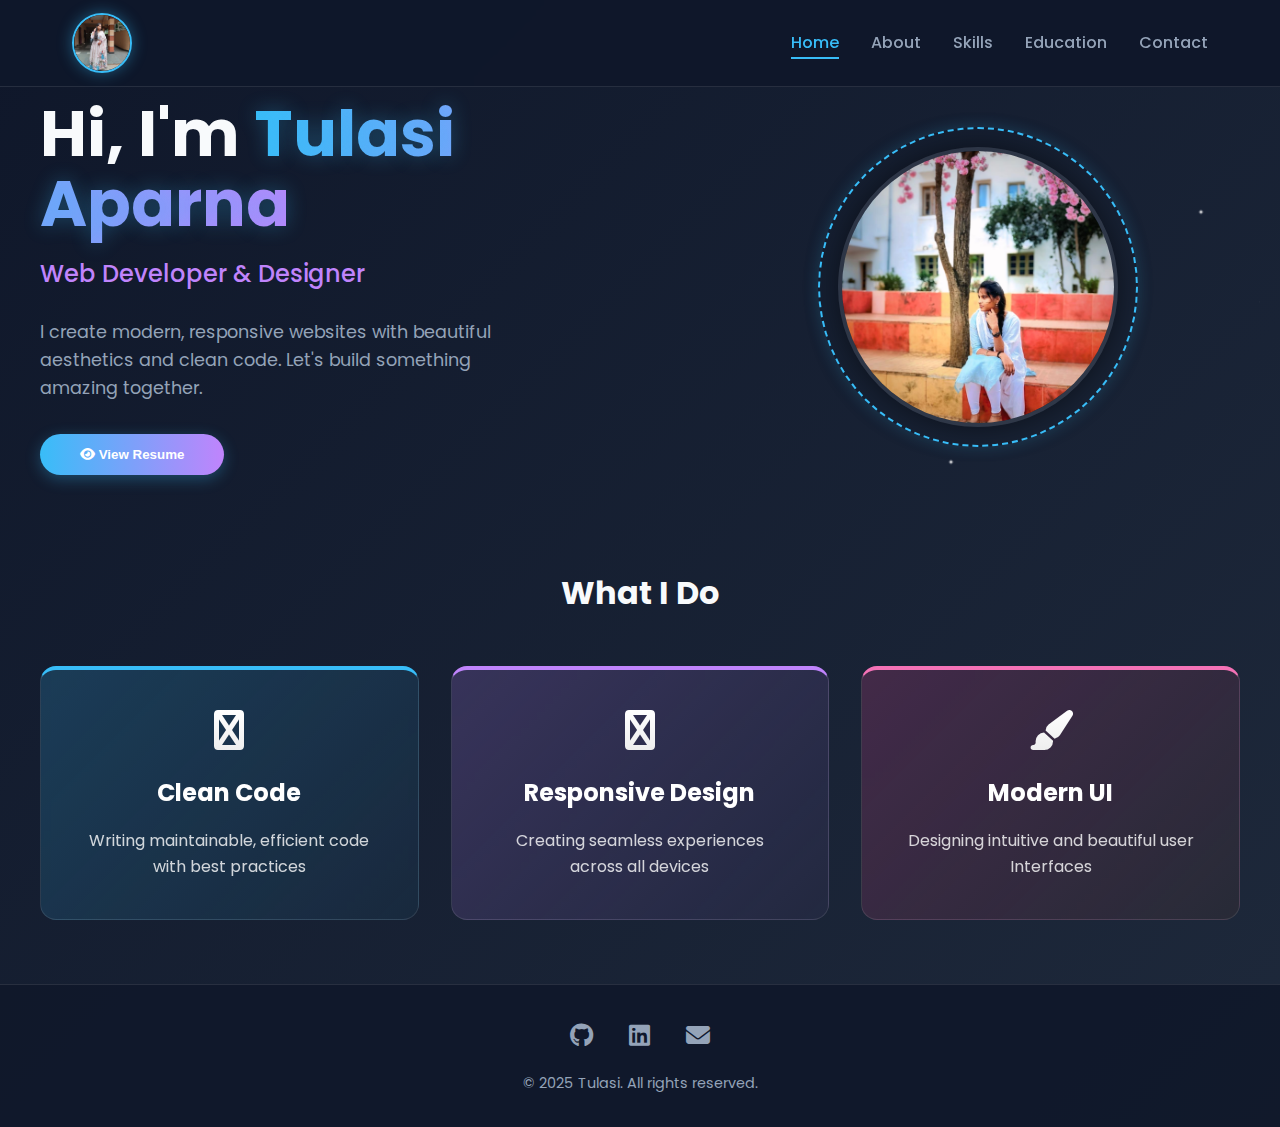
<file: index.html>
<!DOCTYPE html>
<html lang="en">
<head>
    <meta charset="UTF-8">
    <meta name="viewport" content="width=device-width, initial-scale=1.0">
    <title>A.Tulasi Aparna | Portfolio</title>
    <!-- Font Awesome -->
    <link rel="stylesheet" href="https://cdnjs.cloudflare.com/ajax/libs/font-awesome/6.4.0/css/all.min.css">
    <!-- Google Fonts -->
    <link href="https://fonts.googleapis.com/css2?family=Poppins:wght@300;400;500;600;700&display=swap" rel="stylesheet">

    <style>
        /* --- CSS Variables & Reset --- */
        :root {
            --bg-dark: #0f172a;
            --bg-gradient: linear-gradient(135deg, #0f172a 0%, #1e293b 100%);
            --text-white: #f8fafc;
            --text-muted: #94a3b8;
            --glass-bg: rgba(255, 255, 255, 0.03);
            --glass-border: rgba(255, 255, 255, 0.1);
            --primary: #38bdf8; /* Neon Cyan */
            --accent: #c084fc;  /* Neon Purple */
            --card-shadow: 0 8px 32px 0 rgba(0, 0, 0, 0.3);
        }

        * {
            margin: 0;
            padding: 0;
            box-sizing: border-box;
        }

        body {
            font-family: 'Poppins', sans-serif;
            background: var(--bg-gradient);
            color: var(--text-white);
            line-height: 1.6;
            min-height: 100vh;
            display: flex;
            flex-direction: column;
            overflow-x: hidden;
        }

        /* --- Navigation --- */
        header {
            background-color: rgba(15, 23, 42, 0.95);
            backdrop-filter: blur(10px);
            border-bottom: 1px solid var(--glass-border);
            position: sticky;
            top: 0;
            z-index: 1000;
            padding: 0.8rem 0;
        }

        nav {
            max-width: 1200px;
            margin: 0 auto;
            padding: 0 2rem;
            display: flex;
            justify-content: space-between;
            align-items: center;
        }

        .logo-container {
            position: relative;
            width: 60px;
            height: 60px;
        }

        .logo-container img {
            width: 100%;
            height: 100%;
            border-radius: 50%;
            border: 2px solid var(--primary);
            box-shadow: 0 0 15px rgba(56, 189, 248, 0.4);
            object-fit: cover;
        }

        .nav-links {
            list-style: none;
            display: flex;
            gap: 2rem;
        }

        .nav-links a {
            text-decoration: none;
            color: var(--text-muted);
            font-weight: 500;
            transition: all 0.3s ease;
            position: relative;
            cursor: pointer;
        }

        .nav-links a:hover,
        .nav-links a.active {
            color: var(--primary);
        }

        .nav-links a::after {
            content: '';
            position: absolute;
            width: 0;
            height: 2px;
            bottom: -5px;
            left: 0;
            background-color: var(--primary);
            transition: width 0.3s;
        }

        .nav-links a:hover::after,
        .nav-links a.active::after {
            width: 100%;
        }

        /* --- Main Layout --- */
        main {
            flex: 1;
            padding: 0 2rem;
            display: flex;
            flex-direction: column;
            position: relative;
        }

        /* --- HOME VIEW --- */
        #home-view {
            display: flex;
            flex-direction: column;
            gap: 5rem;
            animation: fadeIn 0.8s ease;
        }

        /* --- RESUME VIEW (Hidden by default) --- */
        #resume-view {
            display: none; /* Hidden initially */
            width: 100%;
            height: calc(100vh - 80px); /* Full height minus header */
            padding: 2rem 0;
            animation: fadeIn 0.5s ease;
        }

        .resume-header {
            display: flex;
            justify-content: space-between;
            align-items: center;
            margin-bottom: 1rem;
            padding: 0 1rem;
        }

        /* Back Button Styling */
        .back-btn {
            background: rgba(255,255,255,0.1);
            color: white;
            padding: 0.5rem 1.5rem;
            border-radius: 30px;
            text-decoration: none;
            border: 1px solid var(--glass-border);
            transition: 0.3s;
            display: inline-flex;
            align-items: center;
            gap: 8px;
            cursor: pointer;
        }

        .back-btn:hover {
            background: var(--primary);
            color: #0f172a;
        }

        .resume-container {
            width: 100%;
            height: 100%;
            background: var(--bg-dark);
            border: 1px solid var(--glass-border);
            border-radius: 16px;
            overflow: hidden;
            box-shadow: 0 0 30px rgba(0,0,0,0.5);
        }

        iframe {
            width: 100%;
            height: 100%;
            border: none;
        }

        /* --- Hero Section --- */
        .hero-section {
            max-width: 1200px;
            margin: 0 auto;
            width: 100%;
            display: grid;
            grid-template-columns: 1.2fr 1fr;
            align-items: center;
            gap: 3rem;
        }

        .hero-text h1 {
            font-size: 4rem;
            line-height: 1.1;
            margin-bottom: 1rem;
        }

        .hero-text h1 span {
            background: linear-gradient(90deg, var(--primary), var(--accent));
            -webkit-background-clip: text;
            -webkit-text-fill-color: transparent;
            text-shadow: 0 0 20px rgba(56, 189, 248, 0.3);
        }

        .hero-text h2 {
            font-size: 1.5rem;
            color: var(--accent);
            margin-bottom: 1.5rem;
            font-weight: 500;
        }

        .hero-text p {
            color: var(--text-muted);
            font-size: 1.1rem;
            margin-bottom: 2rem;
            max-width: 500px;
        }

        .cta-buttons .btn {
            display: inline-block;
            padding: 0.8rem 2.5rem;
            background: linear-gradient(90deg, var(--primary), var(--accent));
            color: white;
            text-decoration: none;
            border-radius: 30px;
            font-weight: 600;
            box-shadow: 0 4px 15px rgba(56, 189, 248, 0.3);
            transition: transform 0.3s, box-shadow 0.3s;
            cursor: pointer;
            border: none;
        }

        .cta-buttons .btn:hover {
            transform: translateY(-3px);
            box-shadow: 0 8px 25px rgba(192, 132, 252, 0.4);
        }

        /* --- Profile Image Container (As per your code) --- */
        .image-container {
            position: relative;
            width: 100%;
            height: 400px; /* Height from your code */
            display: flex;
            justify-content: center;
            align-items: center;
        }

        .profile-img {
            width: 280px; /* Width from your code */
            height: 280px;
            border-radius: 50%;
            object-fit: cover;
            position: relative;
            z-index: 2;
            border: 4px solid rgba(255,255,255,0.1);
            box-shadow: 0 0 30px rgba(0,0,0,0.5);
        }

        .glitter-bg {
            position: absolute;
            top: -20px;
            left: -20px;
            right: -20px;
            bottom: -20px;
            border-radius: 50%;
            z-index: 1;
            background: 
                radial-gradient(white, rgba(255,255,255,.3) 2px, transparent 3px),
                radial-gradient(white, rgba(255,255,255,.2) 1px, transparent 2px),
                radial-gradient(white, rgba(255,255,255,.15) 2px, transparent 3px);
            background-size: 550px 550px, 350px 350px, 250px 250px;
            background-position: 0 0, 40px 60px, 130px 270px;
            animation: glitter-move 20s linear infinite;
        }

        .dotted-circle {
            position: absolute;
            width: 320px;
            height: 320px;
            border-radius: 50%;
            border: 2px dashed var(--primary);
            z-index: 3;
            box-shadow: 0 0 15px rgba(56, 189, 248, 0.2);
            animation: spin 15s linear infinite;
        }

        @keyframes spin { from { transform: rotate(0deg); } to { transform: rotate(360deg); } }
        @keyframes glitter-move { from { background-position: 0 0, 40px 60px, 130px 270px; } to { background-position: 550px 550px, 390px 410px, 680px 820px; } }
        @keyframes fadeIn { from { opacity: 0; } to { opacity: 1; } }

        /* --- Highlights Section --- */
        .highlights-section {
            max-width: 1200px;
            margin: 0 auto 4rem auto;
            width: 100%;
        }

        .highlights-title {
            text-align: center;
            font-size: 2rem;
            margin-bottom: 3rem;
            color: var(--text-white);
        }

        .highlights-grid {
            display: grid;
            grid-template-columns: repeat(auto-fit, minmax(280px, 1fr));
            gap: 2rem;
        }

        .highlight-card {
            padding: 2.5rem;
            border-radius: 16px;
            text-align: center;
            transition: transform 0.3s, box-shadow 0.3s;
            position: relative;
            overflow: hidden;
            border: 1px solid rgba(255,255,255,0.1);
            backdrop-filter: blur(5px);
        }

        .highlight-card::before {
            content: '';
            position: absolute;
            top: 0;
            left: -100%;
            width: 100%;
            height: 100%;
            background: linear-gradient(to right, transparent, rgba(255,255,255,0.1), transparent);
            transition: 0.5s;
        }

        .highlight-card:hover::before { left: 100%; }
        .highlight-card:hover { transform: translateY(-10px); box-shadow: 0 20px 40px rgba(0,0,0,0.4); }
        .highlight-card i { font-size: 2.5rem; margin-bottom: 1.5rem; background: -webkit-linear-gradient(#fff, #eee); -webkit-background-clip: text; -webkit-text-fill-color: transparent; }
        .highlight-card h3 { font-size: 1.5rem; margin-bottom: 1rem; color: #fff; }
        .highlight-card p { color: rgba(255,255,255,0.8); }

        .card-1 { background: linear-gradient(135deg, rgba(56, 189, 248, 0.2) 0%, rgba(56, 189, 248, 0.05) 100%); border-top: 4px solid var(--primary); }
        .card-1:hover { box-shadow: 0 15px 30px rgba(56, 189, 248, 0.3); }
        .card-2 { background: linear-gradient(135deg, rgba(192, 132, 252, 0.2) 0%, rgba(192, 132, 252, 0.05) 100%); border-top: 4px solid var(--accent); }
        .card-2:hover { box-shadow: 0 15px 30px rgba(192, 132, 252, 0.3); }
        .card-3 { background: linear-gradient(135deg, rgba(236, 72, 153, 0.2) 0%, rgba(249, 115, 22, 0.05) 100%); border-top: 4px solid #f472b6; }
        .card-3:hover { box-shadow: 0 15px 30px rgba(236, 72, 153, 0.3); }

        /* --- Footer --- */
        footer {
            background-color: rgba(15, 23, 42, 0.9);
            border-top: 1px solid var(--glass-border);
            padding: 2rem 0;
            margin-top: auto;
        }

        .footer-content { text-align: center; }
        .social-links { margin-bottom: 1rem; }
        .social-links a { color: var(--text-muted); font-size: 1.5rem; margin: 0 1rem; transition: color 0.3s, transform 0.3s; display: inline-block; }
        .social-links a:hover { color: var(--primary); transform: scale(1.2); }
        .footer-content p { color: var(--text-muted); font-size: 0.9rem; }

        /* --- Responsive --- */
        @media (max-width: 768px) {
            .hero-section { grid-template-columns: 1fr; text-align: center; }
            .hero-text h1 { font-size: 2.5rem; }
            .nav-links { display: none; }
            #resume-view { height: calc(100vh - 60px); }
        }
    </style>
</head>
<body>
    <header>
        <nav>
            <!-- Logo Container -->
            <div class="logo-container">
                <a href="#" onclick="showHome(); return false;">
                    <!-- Updated to pick3.png as per your code -->
                    <img src="pick3.png" alt="Logo">
                </a>
            </div>
            
            <ul class="nav-links">
                <!-- Home link now calls JS to go back -->
                <li><a href="index.html" onclick="showHome(); return false;" class="active">Home</a></li>
                <li><a href="about.html">About</a></li>
                <li><a href="skills.html">Skills</a></li>
                <li><a href="Education.html">Education</a></li>
                <li><a href="contact.html">Contact</a></li>
            </ul>
        </nav>
    </header>

    <main>
        <!-- HOME SECTION: Contains Hero and Highlights -->
        <!-- Changed ID from index-view to home-view to match your JS logic -->
        <div id="home-view">
            <section class="hero-section">
                <div class="hero-text">
                    <h1>Hi, I'm <span>Tulasi Aparna</span></h1>
                    <h2>Web Developer & Designer</h2>
                    <p>I create modern, responsive websites with beautiful aesthetics and clean code. Let's build something amazing together.</p>
                    <div class="cta-buttons">
                        <!-- Resume Button - Calls JS to show resume view -->
                        <button class="btn" onclick="showResume()">
                            <i class="fas fa-eye"></i> View Resume
                        </button>
                    </div>
                </div>

                <div class="image-container">
                    <div class="glitter-bg"></div>
                    <div class="dotted-circle"></div>
                    <!-- Updated to pick1.png as per your code -->
                    <img src="pick1.png" alt="Tulasi" class="profile-img">
                </div>
            </section>

            <section class="highlights-section">
                <h2 class="highlights-title">What I Do</h2>
                <div class="highlights-grid">
                    <div class="highlight-card card-1">
                        <i class="fab fa-code"></i>
                        <h3>Clean Code</h3>
                        <p>Writing maintainable, efficient code with best practices</p>
                    </div>
                    <div class="highlight-card card-2">
                        <i class="fab fa-mobile"></i>
                        <h3>Responsive Design</h3>
                        <p>Creating seamless experiences across all devices</p>
                    </div>
                    <div class="highlight-card card-3">
                        <i class="fas fa-paint-brush"></i>
                        <h3>Modern UI</h3>
                        <p>Designing intuitive and beautiful user Interfaces</p>
                    </div>
                </div>
            </section>
        </div>

        <!-- RESUME SECTION: Contains PDF and Back Button (Hidden by default) -->
        <div id="resume-view">
            <div class="resume-header">
                <h2 style="color: var(--primary);">My Resume</h2>
                <!-- Only the Back to Home Button, no other buttons -->
                <a href="#" onclick="showHome(); return false;" class="back-btn">
                    <i class="fas fa-arrow-left"></i> Back to Home
                </a>
            </div>
            <div class="resume-container">
                <!-- Iframe to display PDF inside page -->
                <iframe src="ALLADA TULASI APARNA resum.pdf"></iframe>
            </div>
        </div>
    </main>

    <footer>
        <div class="footer-content">
            <div class="social-links">
                <a href="#"><i class="fab fa-github"></i></a>
                <a href="#"><i class="fab fa-linkedin"></i></a>
                <a href="mailto:example@gmail.com"><i class="fas fa-envelope"></i></a>
            </div>
            <p>&copy; 2025 Tulasi. All rights reserved.</p>
        </div>
    </footer>

    <script>
        // Function to Show Resume
        function showResume() {
            // Hide Home Content
            document.getElementById('home-view').style.display = 'none';
            // Show Resume Content
            document.getElementById('resume-view').style.display = 'block';
            // Scroll to top
            window.scrollTo(0, 0);
        }

        // Function to Show Home
        function showHome() {
            // Hide Resume Content
            document.getElementById('resume-view').style.display = 'none';
            // Show Home Content
            document.getElementById('home-view').style.display = 'flex';
            // Scroll to top
            window.scrollTo(0, 0);
        }
    </script>
</body>
</html>
</file>
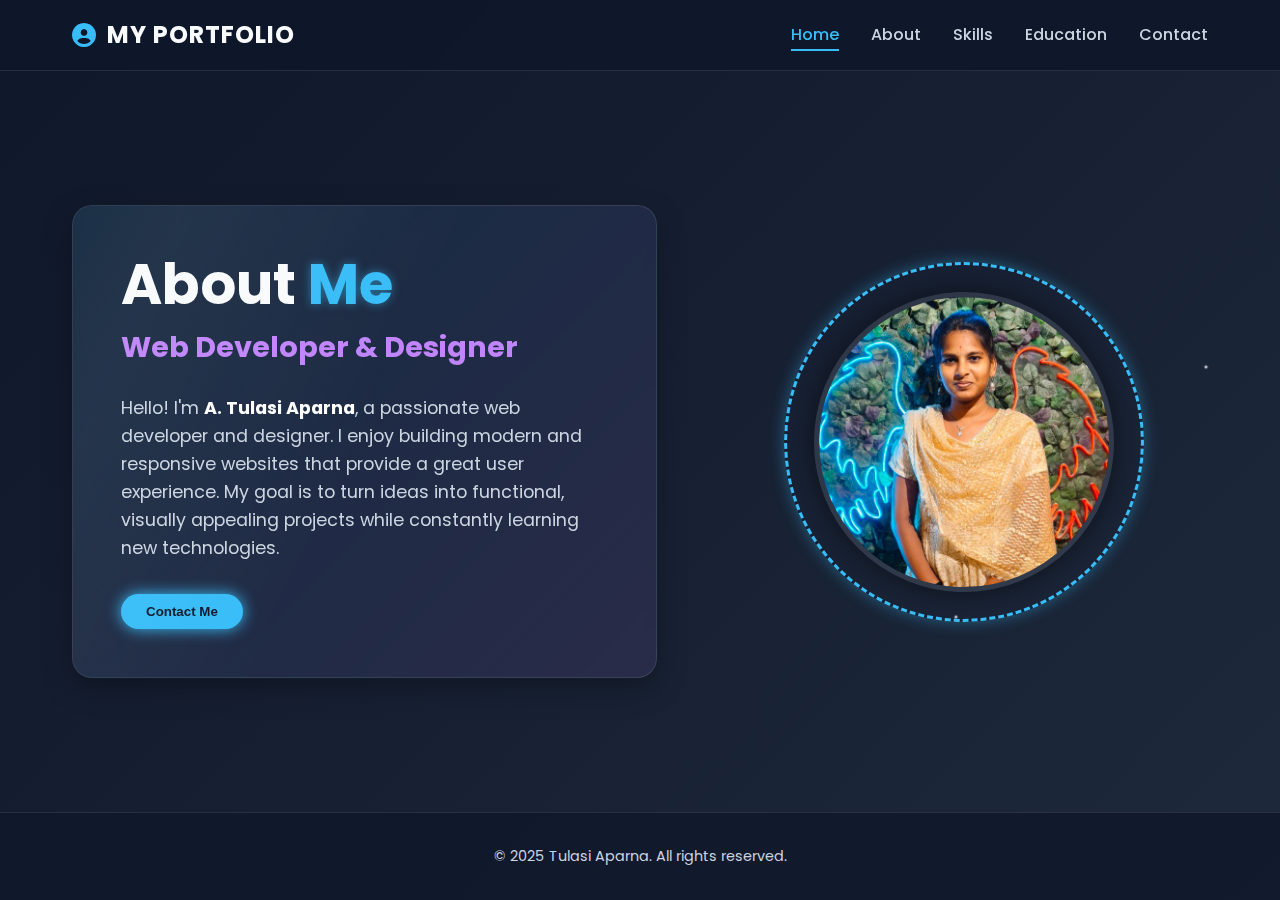
<file: about.html>
<!DOCTYPE html>
<html lang="en">
<head>
    <meta charset="UTF-8">
    <meta name="viewport" content="width=device-width, initial-scale=1.0">
    <title>About Me | Portfolio</title>
    <!-- Font Awesome -->
    <link rel="stylesheet" href="https://cdnjs.cloudflare.com/ajax/libs/font-awesome/6.4.0/css/all.min.css">
    <!-- Google Fonts -->
    <link href="https://fonts.googleapis.com/css2?family=Poppins:wght@300;400;500;600;700&display=swap" rel="stylesheet">

    <style>
        /* --- CSS Variables & Reset --- */
        :root {
            --bg-dark: #0f172a;
            --bg-gradient: linear-gradient(135deg, #0f172a 0%, #1e293b 100%);
            --text-white: #f8fafc;
            --text-muted: #cbd5e1;
            --primary: #38bdf8; /* Neon Cyan */
            --accent: #c084fc;  /* Neon Purple */
            --glass-bg: rgba(255, 255, 255, 0.05);
            --glass-border: rgba(255, 255, 255, 0.1);
        }

        * {
            margin: 0;
            padding: 0;
            box-sizing: border-box;
        }

        body {
            font-family: 'Poppins', sans-serif;
            background: var(--bg-gradient);
            color: var(--text-white);
            line-height: 1.6;
            min-height: 100vh;
            display: flex;
            flex-direction: column;
            overflow-x: hidden; /* Prevent scrollbars from animations */
        }

        /* --- Navigation --- */
        header {
            background-color: rgba(15, 23, 42, 0.95);
            backdrop-filter: blur(10px);
            border-bottom: 1px solid var(--glass-border);
            position: sticky;
            top: 0;
            z-index: 1000;
            padding: 1rem 0;
        }

        nav {
            max-width: 1200px;
            margin: 0 auto;
            padding: 0 2rem;
            display: flex;
            justify-content: space-between;
            align-items: center;
        }

        .logo {
            font-size: 1.5rem;
            font-weight: 700;
            color: var(--text-white);
            text-transform: uppercase;
            letter-spacing: 1px;
            display: flex;
            align-items: center;
            gap: 10px;
        }

        .logo i {
            color: var(--primary);
        }

        .nav-links {
            list-style: none;
            display: flex;
            gap: 2rem;
        }

        .nav-links a {
            text-decoration: none;
            color: var(--text-muted);
            font-weight: 500;
            transition: all 0.3s ease;
            position: relative;
        }

        .nav-links a:hover,
        .nav-links a.active {
            color: var(--primary);
        }

        .nav-links a::after {
            content: '';
            position: absolute;
            width: 0;
            height: 2px;
            bottom: -5px;
            left: 0;
            background-color: var(--primary);
            transition: width 0.3s;
        }

        .nav-links a:hover::after,
        .nav-links a.active::after {
            width: 100%;
        }

        /* --- Main Layout --- */
        main {
            max-width: 1200px;
            margin: 4rem auto;
            padding: 0 2rem;
            width: 100%;
            flex: 1;
            display: flex;
            align-items: center;
        }

        /* Grid Layout for About Section */
        .about-grid {
            display: grid;
            grid-template-columns: 1.2fr 1fr; /* Text slightly wider */
            gap: 4rem;
            align-items: center;
        }

        /* --- Content Card (Nice Colors & Glass Effect) --- */
        .content-card {
            /* Nice Gradient Background for the "Course/Content" area */
            background: linear-gradient(135deg, rgba(56, 189, 248, 0.1) 0%, rgba(192, 132, 252, 0.1) 100%);
            border: 1px solid var(--glass-border);
            border-radius: 20px;
            padding: 3rem;
            box-shadow: 0 10px 30px rgba(0, 0, 0, 0.3);
            position: relative;
            overflow: hidden;
            backdrop-filter: blur(5px);
            transition: transform 0.3s, box-shadow 0.3s;
        }

        .content-card:hover {
            transform: translateY(-5px);
            box-shadow: 0 20px 40px rgba(56, 189, 248, 0.2); /* Neon Glow */
        }

        /* Shine Overlay for Text Card */
        .content-card::before {
            content: '';
            position: absolute;
            top: 0;
            left: -50%;
            width: 100%;
            height: 100%;
            background: linear-gradient(to right, rgba(255,255,255,0) 0%, rgba(255,255,255,0.05) 50%, rgba(255,255,255,0) 100%);
            transform: skewX(-25deg);
            transition: left 0.6s;
        }

        .content-card:hover::before {
            left: 150%;
        }

        .content h1 {
            font-size: 3.5rem;
            margin-bottom: 0.5rem;
            line-height: 1.1;
        }

        .content h1 span {
            color: var(--primary);
            text-shadow: 0 0 10px rgba(56, 189, 248, 0.5);
        }

        .content h2 {
            font-size: 1.8rem;
            margin-bottom: 1.5rem;
            color: var(--accent);
        }

        .content p {
            font-size: 1.1rem;
            color: var(--text-muted);
            margin-bottom: 2rem;
        }

        /* --- Profile Image Area (Glitter & Dotted Effects) --- */
        .image-wrapper {
            position: relative;
            width: 100%;
            height: 400px;
            display: flex;
            justify-content: center;
            align-items: center;
        }

        /* 1. Glitter Background Effect */
        .glitter-bg {
            position: absolute;
            top: -20px;
            left: -20px;
            right: -20px;
            bottom: -20px;
            border-radius: 50%;
            z-index: 0;
            /* The Glitter Animation */
            background: radial-gradient(white, rgba(255,255,255,.2) 2px, transparent 3px),
                        radial-gradient(white, rgba(255,255,255,.15) 1px, transparent 2px),
                        radial-gradient(white, rgba(255,255,255,.1) 2px, transparent 3px);
            background-size: 550px 550px, 350px 350px, 250px 250px;
            background-position: 0 0, 40px 60px, 130px 270px;
            animation: glitter-move 20s linear infinite;
        }

        /* 2. Rotating Dotted Circle */
        .dotted-circle {
            position: absolute;
            width: 360px;
            height: 360px;
            border-radius: 50%;
            border: 3px dashed var(--primary);
            z-index: 2;
            box-shadow: 0 0 15px rgba(56, 189, 248, 0.4);
            animation: spin 15s linear infinite;
        }

        /* 3. Main Image */
        .profile-img {
            width: 300px;
            height: 300px;
            border-radius: 50%;
            object-fit: cover;
            position: relative;
            z-index: 1;
            border: 5px solid rgba(255,255,255,0.1);
            box-shadow: 0 0 30px rgba(0,0,0,0.5);
        }

        /* --- Animations --- */
        @keyframes spin {
            0% { transform: rotate(0deg); }
            100% { transform: rotate(360deg); }
        }

        @keyframes glitter-move {
            from { background-position: 0 0, 40px 60px, 130px 270px; }
            to { background-position: 550px 550px, 390px 410px, 680px 820px; }
        }

        /* --- Footer --- */
        footer {
            text-align: center;
            padding: 2rem;
            border-top: 1px solid var(--glass-border);
            color: var(--text-muted);
            font-size: 0.9rem;
            background-color: rgba(15, 23, 42, 0.8);
            margin-top: auto;
        }

        /* --- Responsive Design --- */
        @media (max-width: 768px) {
            .about-grid {
                grid-template-columns: 1fr;
                text-align: center;
                gap: 3rem;
            }

            .image-wrapper {
                height: 300px;
                order: -1; /* Image on top */
            }

            .dotted-circle {
                width: 280px;
                height: 280px;
            }

            .profile-img {
                width: 220px;
                height: 220px;
            }

            .content h1 { font-size: 2.5rem; }
            .content h2 { font-size: 1.5rem; }
        }
    </style>
</head>
<body>

    <!-- Navigation Bar -->
    <header>
        <nav>
            <div class="logo">
                <i class="fas fa-user-circle"></i> My Portfolio
            </div>
            <ul class="nav-links">
                <li><a href="index.html" class="active">Home</a></li>
                <li><a href="about.html">About</a></li>
                <li><a href="skills.html">Skills</a></li>
                <li><a href="education.html">Education</a></li>
                <li><a href="contact.html">Contact</a></li>
            </ul>
        </nav>
    </header>

    <!-- Main Content -->
    <main>
        <div class="about-grid">
            <!-- Left: Content Card with Nice Gradient Background -->
            <div class="content-card">
                <div class="content">
                    <h1>About <span>Me</span></h1>
                    <h2>Web Developer & Designer</h2>
                    <p>Hello! I'm <strong style="color:white">A. Tulasi Aparna</strong>, a passionate web developer and designer. I enjoy building modern and responsive websites that provide a great user experience. My goal is to turn ideas into functional, visually appealing projects while constantly learning new technologies.</p>
                    <a href="contact.html" style="text-decoration: none;">
                        <button style="padding: 10px 25px; border-radius: 30px; border:none; background: var(--primary); color: #0f172a; font-weight:bold; cursor:pointer; transition: 0.3s; box-shadow: 0 0 15px var(--primary);">
                            Contact Me
                        </button>
                    </a>
                </div>
            </div>

            <!-- Right: Profile Image with Glitter & Dotted Effects -->
            <div class="image-wrapper">
                <!-- Glitter Background Layer -->
                <div class="glitter-bg"></div>
                
                <!-- Rotating Dotted Circle -->
                <div class="dotted-circle"></div>
                
                <!-- Profile Image -->
                <!-- 
                    REPLACE src BELOW WITH YOUR LOCAL FILE: 
                    src="A:\Screenshot 2026-02-03 105131.png"
                    (Currently set to a placeholder for display)
                -->
                <img src="pick4.png" alt="Tulasi Aparna" class="profile-img">
            </div>
        </div>
    </main>

    <!-- Footer -->
    <footer>
        <p>&copy; 2025 Tulasi Aparna. All rights reserved.</p>
    </footer>

</body>
</html>
</file>
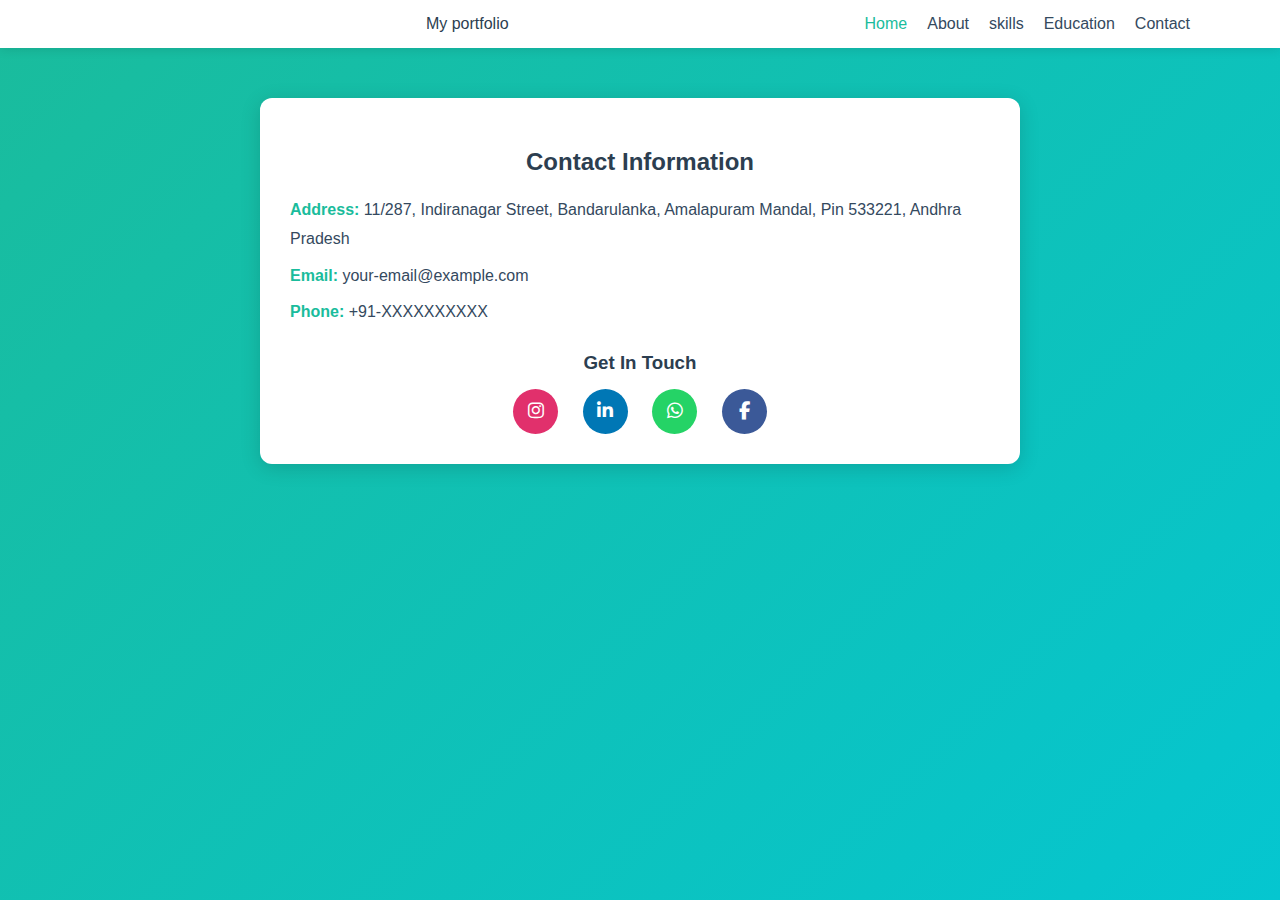
<file: contact.html>
<!DOCTYPE html>
<html lang="en">
<head>
    <meta charset="UTF-8">
    <title>Contact Me</title>
    <link rel="stylesheet" href="https://cdnjs.cloudflare.com/ajax/libs/font-awesome/6.4.2/css/all.min.css">
    <link rel="stylesheet" href="contact.css">
    
</head>
<body>
    <header>
        <nav>
            <div class="logo"></div> My portfolio</div>
            <ul>
                
                <li><a href="home.html" class="active">Home</a></li>
                <li><a href="about.html" >About</a></li>
                <li><a href="skills.html" >skills</a></li>
                <li><a href="education.html" >Education</a></li>
                <li><a href="contact.html" >Contact</a></li>

            </ul>
        </nav>
    </header>

<div class="contact-section">
    <h2>Contact Information</h2>
    <div class="contact-info">
        <p><strong>Address:</strong> 11/287, Indiranagar Street, Bandarulanka, Amalapuram Mandal, Pin 533221, Andhra Pradesh</p>
        <p><strong>Email:</strong> your-email@example.com</p>
        <p><strong>Phone:</strong> +91-XXXXXXXXXX</p>
    </div>

    <h3 style="text-align:center; color:#2c3e50;">Get In Touch</h3>
    <div class="social-icons">
        <a href="https://www.instagram.com/" target="_blank" class="instagram"><i class="fab fa-instagram"></i></a>
        <a href="https://www.linkedin.com/" target="_blank" class="linkedin"><i class="fab fa-linkedin-in"></i></a>
        <a href="https://wa.me/XXXXXXXXXXX" target="_blank" class="whatsapp"><i class="fab fa-whatsapp"></i></a>
        <a href="https://www.facebook.com/" target="_blank" class="facebook"><i class="fab fa-facebook-f"></i></a>
    </div>
</div>

</body>

</html>
</file>
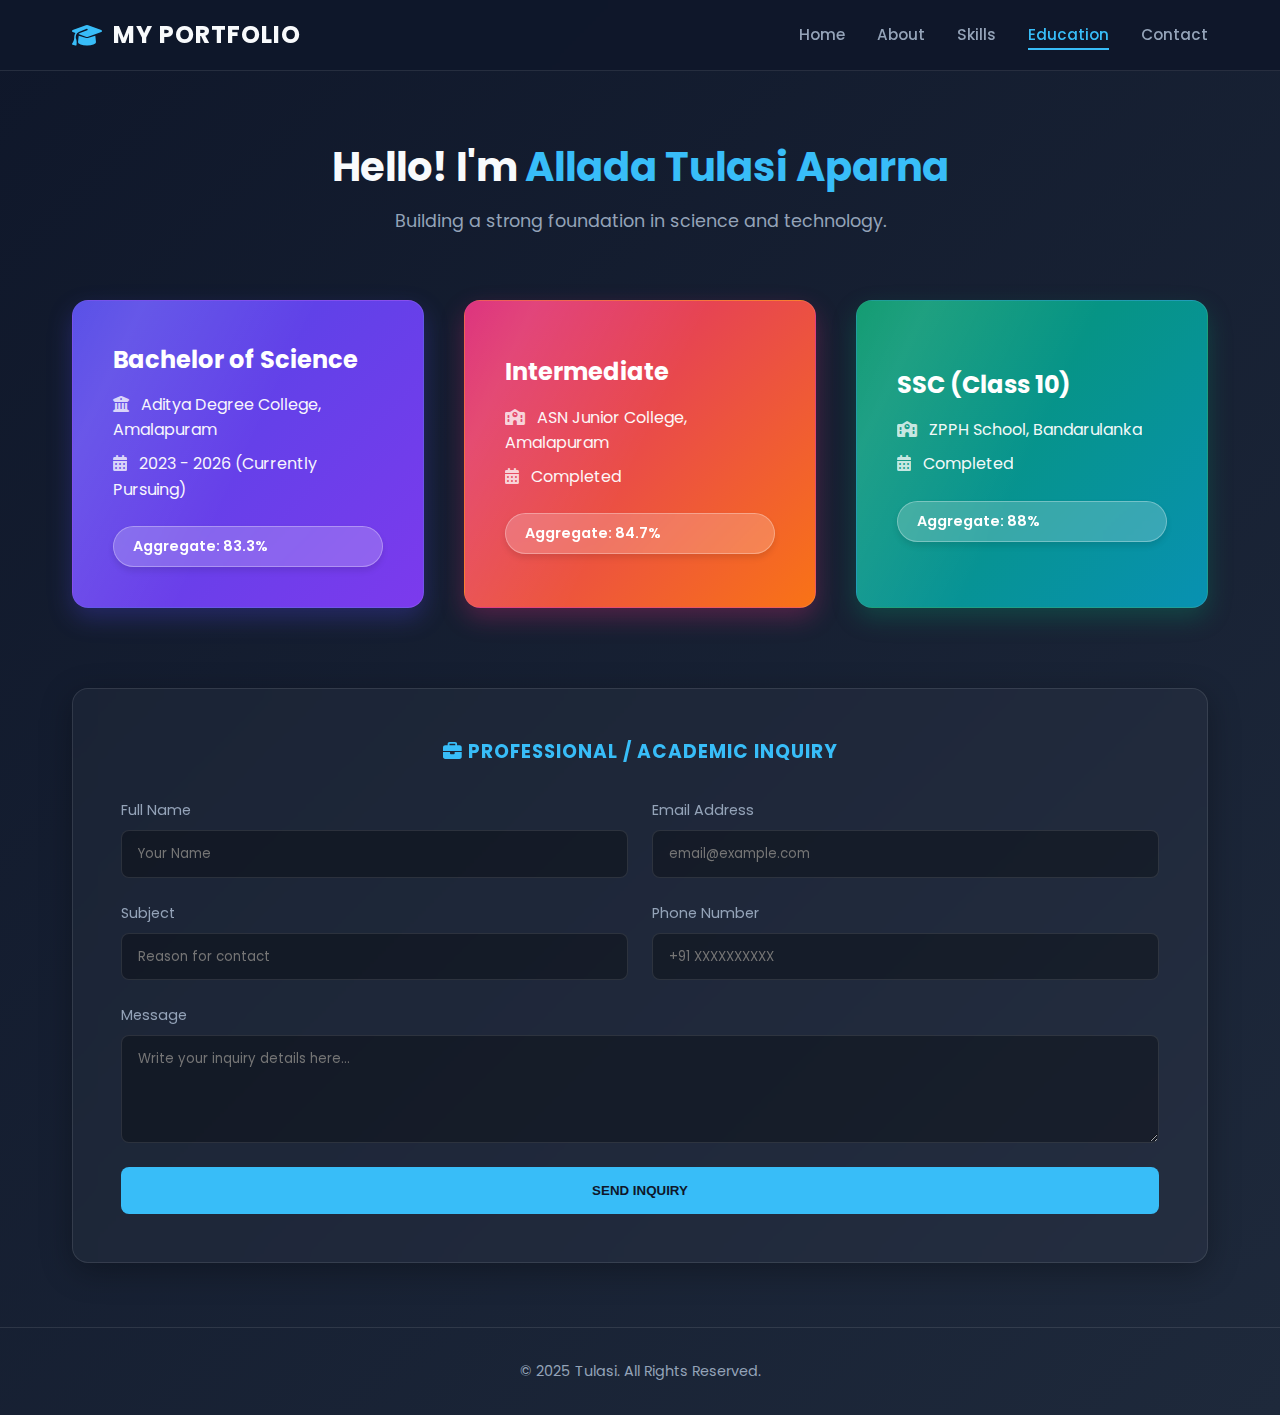
<file: education.html>
<!DOCTYPE html>
<html lang="en">
<head>
    <meta charset="UTF-8">
    <meta name="viewport" content="width=device-width, initial-scale=1.0">
    <title>Education | Portfolio</title>
    <!-- Google Fonts -->
    <link href="https://fonts.googleapis.com/css2?family=Poppins:wght@300;400;500;600;700&display=swap" rel="stylesheet">
    <!-- Font Awesome -->
    <link rel="stylesheet" href="https://cdnjs.cloudflare.com/ajax/libs/font-awesome/6.4.0/css/all.min.css">

    <style>
        /* --- CSS Variables & Reset --- */
        :root {
            --bg-dark: #0f172a;
            --bg-gradient: linear-gradient(135deg, #0f172a 0%, #1e293b 100%);
            --text-white: #f8fafc;
            --text-muted: #94a3b8;
            --glass-bg: rgba(255, 255, 255, 0.03);
            --glass-border: rgba(255, 255, 255, 0.1);
            --primary: #38bdf8;
            --card-shadow: 0 8px 32px 0 rgba(0, 0, 0, 0.3);
        }

        * {
            margin: 0;
            padding: 0;
            box-sizing: border-box;
        }

        body {
            font-family: 'Poppins', sans-serif;
            background: var(--bg-gradient);
            color: var(--text-white);
            line-height: 1.6;
            min-height: 100vh;
            display: flex;
            flex-direction: column;
        }

        /* --- Navigation Bar --- */
        header {
            background-color: rgba(15, 23, 42, 0.95);
            backdrop-filter: blur(10px);
            border-bottom: 1px solid var(--glass-border);
            position: sticky;
            top: 0;
            z-index: 1000;
            padding: 1rem 0;
        }

        nav {
            max-width: 1200px;
            margin: 0 auto;
            display: flex;
            justify-content: space-between;
            align-items: center;
            padding: 0 2rem;
        }

        .logo {
            font-size: 1.5rem;
            font-weight: 700;
            color: var(--text-white);
            text-transform: uppercase;
            letter-spacing: 1px;
            display: flex;
            align-items: center;
            gap: 10px;
        }

        .logo i {
            color: var(--primary);
        }

        .nav-links {
            list-style: none;
            display: flex;
            gap: 2rem;
        }

        .nav-links a {
            text-decoration: none;
            color: var(--text-muted);
            font-weight: 500;
            font-size: 0.95rem;
            transition: all 0.3s ease;
            position: relative;
        }

        .nav-links a:hover,
        .nav-links a.active {
            color: var(--primary);
        }

        .nav-links a::after {
            content: '';
            position: absolute;
            width: 0;
            height: 2px;
            bottom: -5px;
            left: 0;
            background-color: var(--primary);
            transition: width 0.3s;
        }

        .nav-links a:hover::after,
        .nav-links a.active::after {
            width: 100%;
        }

        /* --- Main Layout --- */
        main {
            max-width: 1200px;
            margin: 0 auto;
            padding: 4rem 2rem;
            width: 100%;
            flex: 1;
        }

        .intro-section {
            text-align: center;
            margin-bottom: 4rem;
            animation: fadeIn 1s ease;
        }

        .intro-section h2 {
            font-size: 2.5rem;
            margin-bottom: 0.5rem;
        }

        .intro-section p {
            color: var(--text-muted);
            font-size: 1.1rem;
        }

        /* --- Grid Layout for Cards --- */
        .education-grid {
            display: grid;
            /* Responsive Grid */
            grid-template-columns: repeat(auto-fit, minmax(300px, 1fr));
            gap: 2.5rem;
            margin-bottom: 5rem;
        }

        /* --- Card Styling with Nice Colors & Effects --- */
        .education-card {
            border-radius: 16px;
            padding: 2.5rem;
            position: relative;
            overflow: hidden;
            box-shadow: var(--card-shadow);
            transition: transform 0.4s cubic-bezier(0.175, 0.885, 0.32, 1.275), box-shadow 0.4s ease;
            border: 1px solid rgba(255, 255, 255, 0.1);
            color: white; /* Force white text for all new gradients */
            display: flex;
            flex-direction: column;
            justify-content: center;
            height: 100%;
        }

        /* Shine Effect Overlay */
        .education-card::before {
            content: '';
            position: absolute;
            top: 0;
            left: -50%;
            width: 100%;
            height: 100%;
            background: linear-gradient(to right, rgba(255,255,255,0) 0%, rgba(255,255,255,0.1) 50%, rgba(255,255,255,0) 100%);
            transform: skewX(-25deg);
            pointer-events: none;
            transition: left 0.5s;
        }

        .education-card:hover::before {
            left: 150%;
        }

        .education-card:hover {
            transform: translateY(-10px) scale(1.02);
        }

        /* --- Card 1: Deep Blue to Vibrant Violet --- */
        .card-1 {
            background: linear-gradient(135deg, #4f46e5 0%, #7c3aed 100%);
            box-shadow: 0 10px 25px rgba(79, 70, 229, 0.3);
        }
        .card-1:hover {
            box-shadow: 0 20px 40px rgba(79, 70, 229, 0.6);
            background: linear-gradient(135deg, #4338ca 0%, #6d28d9 100%);
        }

        /* --- Card 2: Hot Pink to Orange (Sunset) --- */
        .card-2 {
            background: linear-gradient(135deg, #db2777 0%, #f97316 100%);
            box-shadow: 0 10px 25px rgba(219, 39, 119, 0.3);
        }
        .card-2:hover {
            box-shadow: 0 20px 40px rgba(219, 39, 119, 0.6);
            background: linear-gradient(135deg, #be185d 0%, #ea580c 100%);
        }

        /* --- Card 3: Emerald Green to Teal --- */
        .card-3 {
            background: linear-gradient(135deg, #059669 0%, #0891b2 100%);
            box-shadow: 0 10px 25px rgba(5, 150, 105, 0.3);
        }
        .card-3:hover {
            box-shadow: 0 20px 40px rgba(5, 150, 105, 0.6);
            background: linear-gradient(135deg, #047857 0%, #0e7490 100%);
        }

        /* Typography inside cards */
        .education-card h3 {
            font-size: 1.5rem;
            margin-bottom: 0.8rem;
            font-weight: 700;
            position: relative;
            z-index: 1;
        }

        .education-card p {
            font-size: 1rem;
            margin-bottom: 0.5rem;
            opacity: 0.95;
            position: relative;
            z-index: 1;
        }

        .education-card i {
            margin-right: 8px;
            opacity: 0.8;
        }

        .score {
            display: inline-block;
            margin-top: 1rem;
            padding: 0.5rem 1.2rem;
            background: rgba(255, 255, 255, 0.2); /* Semi-transparent white */
            border: 1px solid rgba(255, 255, 255, 0.3);
            backdrop-filter: blur(5px);
            border-radius: 50px;
            font-size: 0.9rem;
            font-weight: 600;
            box-shadow: 0 4px 6px rgba(0,0,0,0.1);
            position: relative;
            z-index: 1;
        }

        /* --- Business Format Form --- */
        .business-section {
            background: var(--glass-bg);
            border: 1px solid var(--glass-border);
            border-radius: 16px;
            padding: 3rem;
            backdrop-filter: blur(10px);
            box-shadow: var(--card-shadow);
        }

        .business-section h3 {
            text-align: center;
            margin-bottom: 2rem;
            color: var(--primary);
            text-transform: uppercase;
            letter-spacing: 1px;
        }

        .form-grid {
            display: grid;
            grid-template-columns: 1fr 1fr;
            gap: 1.5rem;
        }

        .form-group {
            display: flex;
            flex-direction: column;
        }

        .form-group.full-width {
            grid-column: 1 / -1;
        }

        .form-group label {
            margin-bottom: 0.5rem;
            font-size: 0.9rem;
            color: var(--text-muted);
        }

        .form-control {
            padding: 0.8rem 1rem;
            border-radius: 8px;
            border: 1px solid var(--glass-border);
            background: rgba(0, 0, 0, 0.3);
            color: white;
            font-family: 'Poppins', sans-serif;
            transition: all 0.3s;
        }

        .form-control:focus {
            outline: none;
            border-color: var(--primary);
            background: rgba(0, 0, 0, 0.5);
        }

        .submit-btn {
            grid-column: 1 / -1;
            background: var(--primary);
            color: #0f172a;
            padding: 1rem;
            border: none;
            border-radius: 8px;
            font-weight: 700;
            cursor: pointer;
            transition: background 0.3s, transform 0.2s;
            text-transform: uppercase;
        }

        .submit-btn:hover {
            background: #7dd3fc;
            transform: translateY(-2px);
        }

        /* --- Footer --- */
        footer {
            text-align: center;
            padding: 2rem;
            border-top: 1px solid var(--glass-border);
            color: var(--text-muted);
            font-size: 0.9rem;
            margin-top: auto;
        }

        /* --- Toast Notification --- */
        #toast {
            visibility: hidden;
            min-width: 250px;
            background-color: #11998e;
            color: #fff;
            text-align: center;
            border-radius: 8px;
            padding: 16px;
            position: fixed;
            z-index: 1001;
            left: 50%;
            bottom: 30px;
            transform: translateX(-50%);
            box-shadow: 0 4px 12px rgba(0,0,0,0.3);
            opacity: 0;
            transition: opacity 0.3s, bottom 0.3s;
        }

        #toast.show {
            visibility: visible;
            opacity: 1;
            bottom: 50px;
        }

        /* --- Responsive --- */
        @media (max-width: 768px) {
            .nav-links { display: none; }
            .form-grid { grid-template-columns: 1fr; }
            .education-grid { grid-template-columns: 1fr; }
        }

        @keyframes fadeIn {
            from { opacity: 0; transform: translateY(20px); }
            to { opacity: 1; transform: translateY(0); }
        }
    </style>
</head>
<body>

    <!-- Navigation Bar -->
    <header>
        <nav>
            <div class="logo">
                <i class="fas fa-graduation-cap"></i> My Portfolio
            </div>
            <ul class="nav-links">
                <li><a href="home.html">Home</a></li>
                <li><a href="about.html">About</a></li>
                <li><a href="skills.html">Skills</a></li>
                <li><a href="education.html" class="active">Education</a></li>
                <li><a href="contact.html">Contact</a></li>
            </ul>
        </nav>
    </header>

    <!-- Main Content -->
    <main>
        <!-- Intro Section -->
        <section class="intro-section">
            <h2>Hello! I'm <span style="color:var(--primary)">Allada Tulasi Aparna</span></h2>
            <p class="subtitle">Building a strong foundation in science and technology.</p>
        </section>

        <!-- Education Grid (Cards with New Colors) -->
        <div class="education-grid">
            
            <!-- Card 1: BSc (Blue/Purple Gradient + Glow) -->
            <div class="education-card card-1">
                <h3>Bachelor of Science</h3>
                <p><i class="fas fa-university"></i> Aditya Degree College, Amalapuram</p>
                <p><i class="fas fa-calendar-alt"></i> 2023 - 2026 (Currently Pursuing)</p>
                <div class="score">Aggregate: 83.3%</div>
            </div>

            <!-- Card 2: Intermediate (Pink/Orange Sunset Gradient + Glow) -->
            <div class="education-card card-2">
                <h3>Intermediate</h3>
                <p><i class="fas fa-school"></i> ASN Junior College, Amalapuram</p>
                <p><i class="fas fa-calendar-alt"></i> Completed</p>
                <div class="score">Aggregate: 84.7%</div>
            </div>

            <!-- Card 3: SSC (Emerald/Teal Gradient + Glow) -->
            <div class="education-card card-3">
                <h3>SSC (Class 10)</h3>
                <p><i class="fas fa-school"></i> ZPPH School, Bandarulanka</p>
                <p><i class="fas fa-calendar-alt"></i> Completed</p>
                <div class="score">Aggregate: 88%</div>
            </div>

        </div>

        <!-- Business Inquiry Form Section -->
        <section class="business-section">
            <h3><i class="fas fa-briefcase"></i> Professional / Academic Inquiry</h3>
            <form id="inquiryForm">
                <div class="form-grid">
                    <div class="form-group">
                        <label for="name">Full Name</label>
                        <input type="text" id="name" class="form-control" placeholder="Your Name" required>
                    </div>
                    <div class="form-group">
                        <label for="email">Email Address</label>
                        <input type="email" id="email" class="form-control" placeholder="email@example.com" required>
                    </div>
                    <div class="form-group">
                        <label for="subject">Subject</label>
                        <input type="text" id="subject" class="form-control" placeholder="Reason for contact" required>
                    </div>
                    <div class="form-group">
                        <label for="phone">Phone Number</label>
                        <input type="tel" id="phone" class="form-control" placeholder="+91 XXXXXXXXXX">
                    </div>
                    <div class="form-group full-width">
                        <label for="message">Message</label>
                        <textarea id="message" class="form-control" rows="4" placeholder="Write your inquiry details here..." required></textarea>
                    </div>
                    <button type="submit" class="submit-btn">Send Inquiry</button>
                </div>
            </form>
        </section>

    </main>

    <!-- Footer -->
    <footer>
        <p>&copy; 2025 Tulasi. All Rights Reserved.</p>
    </footer>

    <!-- Toast Notification -->
    <div id="toast"><i class="fas fa-check-circle"></i> Inquiry Sent Successfully!</div>

    <script>
        document.getElementById('inquiryForm').addEventListener('submit', function(e) {
            e.preventDefault();
            
            const btn = this.querySelector('.submit-btn');
            const originalText = btn.innerHTML;
            
            btn.innerHTML = 'Sending...';
            btn.style.opacity = '0.8';

            setTimeout(() => {
                btn.innerHTML = originalText;
                btn.style.opacity = '1';
                this.reset();
                showToast();
            }, 1500);
        });

        function showToast() {
            const toast = document.getElementById("toast");
            toast.className = "show";
            setTimeout(function(){ toast.className = toast.className.replace("show", ""); }, 3000);
        }
    </script>

</body>
</html>
</file>
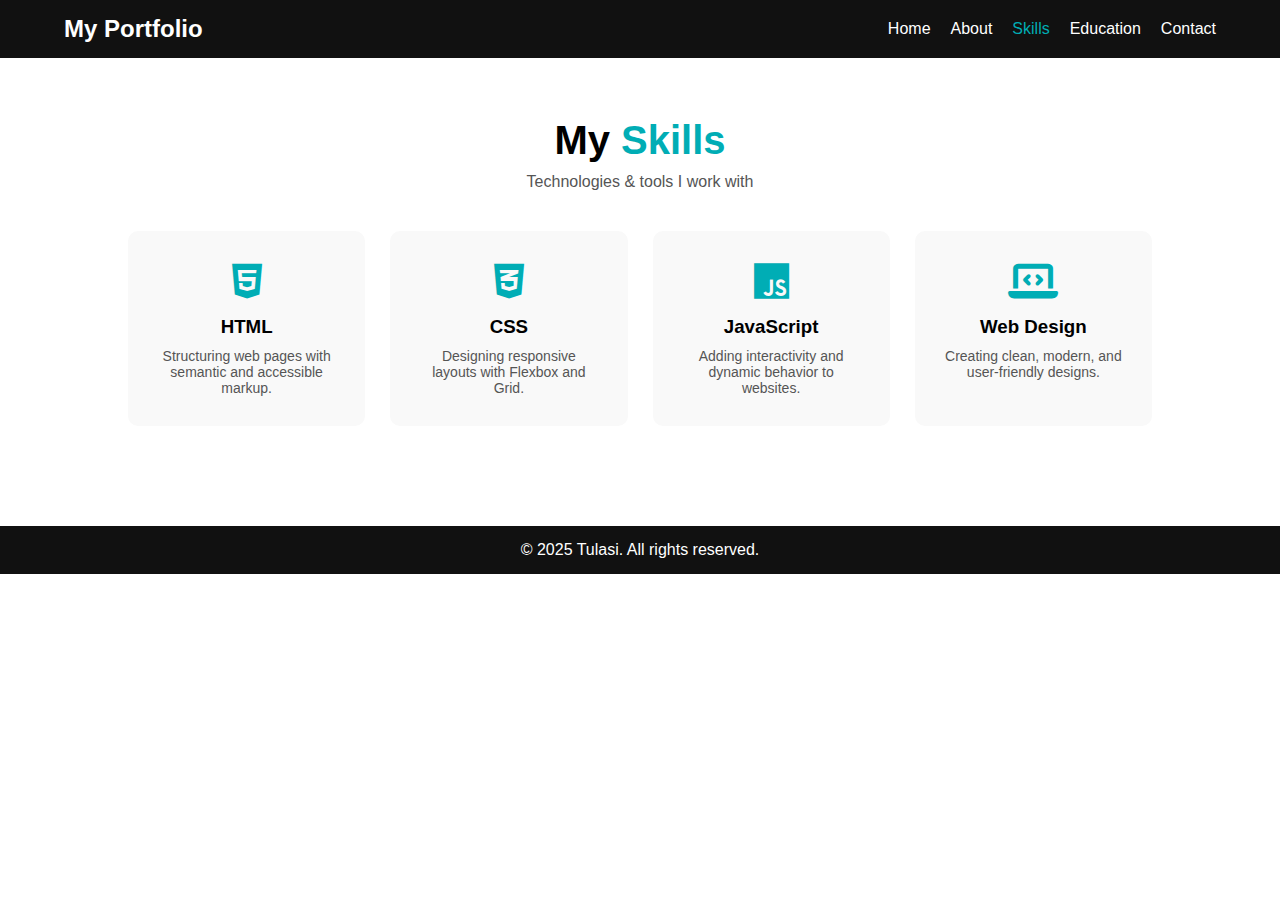
<file: skills.html>
<!DOCTYPE html>
<html lang="en">
<head>
    <meta charset="UTF-8">
    <title>Skills | Portfolio</title>
    <link rel="stylesheet" href="skills.css">
    <link rel="stylesheet" href="https://cdnjs.cloudflare.com/ajax/libs/font-awesome/6.4.0/css/all.min.css">
</head>
<body>

    <!-- Navigation Bar -->
    <header>
        <nav>
            <div class="photo">My Portfolio</div>
            <ul>
                <li><a href="home.html">Home</a></li>
                <li><a href="about.html">About</a></li>
                <li><a href="skills.html" class="active">Skills</a></li>
                <li><a href="education.html">Education</a></li>
                <li><a href="contact.html">Contact</a></li>
            </ul>
        </nav>
    </header>

    <!-- Skills Section -->
    <main>
        <section class="skills">
            <h1>My <span>Skills</span></h1>
            <p class="subtitle">Technologies & tools I work with</p>

            <div class="skills-container">
                <div class="skill-box">
                    <i class="fab fa-html5"></i>
                    <h3>HTML</h3>
                    <p>Structuring web pages with semantic and accessible markup.</p>
                </div>

                <div class="skill-box">
                    <i class="fab fa-css3-alt"></i>
                    <h3>CSS</h3>
                    <p>Designing responsive layouts with Flexbox and Grid.</p>
                </div>

                <div class="skill-box">
                    <i class="fab fa-js"></i>
                    <h3>JavaScript</h3>
                    <p>Adding interactivity and dynamic behavior to websites.</p>
                </div>

                <div class="skill-box">
                    <i class="fas fa-laptop-code"></i>
                    <h3>Web Design</h3>
                    <p>Creating clean, modern, and user-friendly designs.</p>
                </div>
            </div>
        </section>
    </main>

    <footer>
        <p>&copy; 2025 Tulasi. All rights reserved.</p>
    </footer>

</body>

</html>
</file>
<file: contact.css>
/* =====================
   Body & Global Styles
   ===================== */
body {
    margin: 0;
    padding: 0;
    min-height: 100vh;
    font-family: Arial, sans-serif;
    background: linear-gradient(135deg, #1abc9c, #05c6d0);
    color: #2c3e50;
}

/* =====================
   Header & Navbar
   ===================== */
header {
    background: #ffffff;
    box-shadow: 0 2px 10px rgba(0,0,0,0.1);
}

nav {
    max-width: 1100px;
    margin: auto;
    padding: 15px 25px;
    display: flex;
    justify-content: space-between;
    align-items: center;
}

.logo {
    font-size: 22px;
    font-weight: bold;
    color: #1abc9c;
}

nav ul {
    list-style: none;
    margin: 0;
    padding: 0;
    display: flex;
}

nav ul li {
    margin-left: 20px;
}

nav ul li a {
    text-decoration: none;
    color: #34495e;
    font-weight: 500;
    transition: color 0.3s;
}

nav ul li a:hover,
nav ul li a.active {
    color: #1abc9c;
}

/* =====================
   Contact Section
   ===================== */
.contact-section {
    max-width: 700px;
    margin: 50px auto;
    background: #ffffff;
    padding: 30px;
    border-radius: 12px;
    box-shadow: 0 4px 20px rgba(0,0,0,0.15);
}

.contact-section h2 {
    text-align: center;
    margin-bottom: 20px;
    color: #2c3e50;
}

.contact-section h3 {
    text-align: center;
    margin: 25px 0 15px;
    color: #2c3e50;
}

/* Contact Info */
.contact-info p {
    line-height: 1.8;
    margin: 8px 0;
    color: #34495e;
}

.contact-info strong {
    color: #1abc9c;
}

/* =====================
   Social Media Icons
   ===================== */
.social-icons {
    text-align: center;
}

.social-icons a {
    display: inline-block;
    margin: 0 10px;
    width: 45px;
    height: 45px;
    line-height: 45px;
    border-radius: 50%;
    color: #ffffff;
    font-size: 18px;
    text-decoration: none;
    transition: transform 0.3s, box-shadow 0.3s;
}

.social-icons a:hover {
    transform: scale(1.2);
    box-shadow: 0 0 12px rgba(0,0,0,0.3);
}

/* Platform Colors */
.instagram { background: #E1306C; }
.linkedin  { background: #0077B5; }
.whatsapp  { background: #25D366; }
.facebook  { background: #3b5998; }

/* =====================
   Responsive Design
   ===================== */
@media (max-width: 768px) {
    nav {
        flex-direction: column;
    }

    nav ul {
        margin-top: 10px;
    }

    nav ul li {
        margin: 10px 0;
    }

    .contact-section {
        margin: 30px 15px;
        padding: 20px;
    }
}
</file>
<file: skills.css>
* {
    margin: 0;
    padding: 0;
    box-sizing: border-box;
    font-family: Arial, sans-serif;
}

/* Navigation */
header {
    background: #111;
    padding: 15px 0;
}

nav {
    width: 90%;
    margin: auto;
    display: flex;
    justify-content: space-between;
    align-items: center;
}

.photo {
    color: #fff;
    font-size: 24px;
    font-weight: bold;
}

nav ul {
    list-style: none;
    display: flex;
}

nav ul li {
    margin-left: 20px;
}

nav ul li a {
    color: #fff;
    text-decoration: none;
    font-size: 16px;
}

nav ul li a.active,
nav ul li a:hover {
    color: #00adb5;
}

/* Skills Section */
.skills {
    padding: 60px 10%;
    text-align: center;
}

.skills h1 {
    font-size: 40px;
    margin-bottom: 10px;
}

.skills h1 span {
    color: #00adb5;
}

.subtitle {
    color: #555;
    margin-bottom: 40px;
}

/* Skills Grid */
.skills-container {
    display: grid;
    grid-template-columns: repeat(auto-fit, minmax(220px, 1fr));
    gap: 25px;
}

.skill-box {
    background: #f9f9f9;
    padding: 30px;
    border-radius: 10px;
    transition: transform 0.3s, box-shadow 0.3s;
}

.skill-box i {
    font-size: 40px;
    color: #00adb5;
    margin-bottom: 15px;
}

.skill-box h3 {
    margin-bottom: 10px;
}

.skill-box p {
    color: #555;
    font-size: 14px;
}

.skill-box:hover {
    transform: translateY(-5px);
    box-shadow: 0 10px 20px rgba(0, 0, 0, 0.15);
}

/* Footer */
footer {
    background: #111;
    color: #fff;
    text-align: center;
    padding: 15px 0;
    margin-top: 40px;
}
</file>
